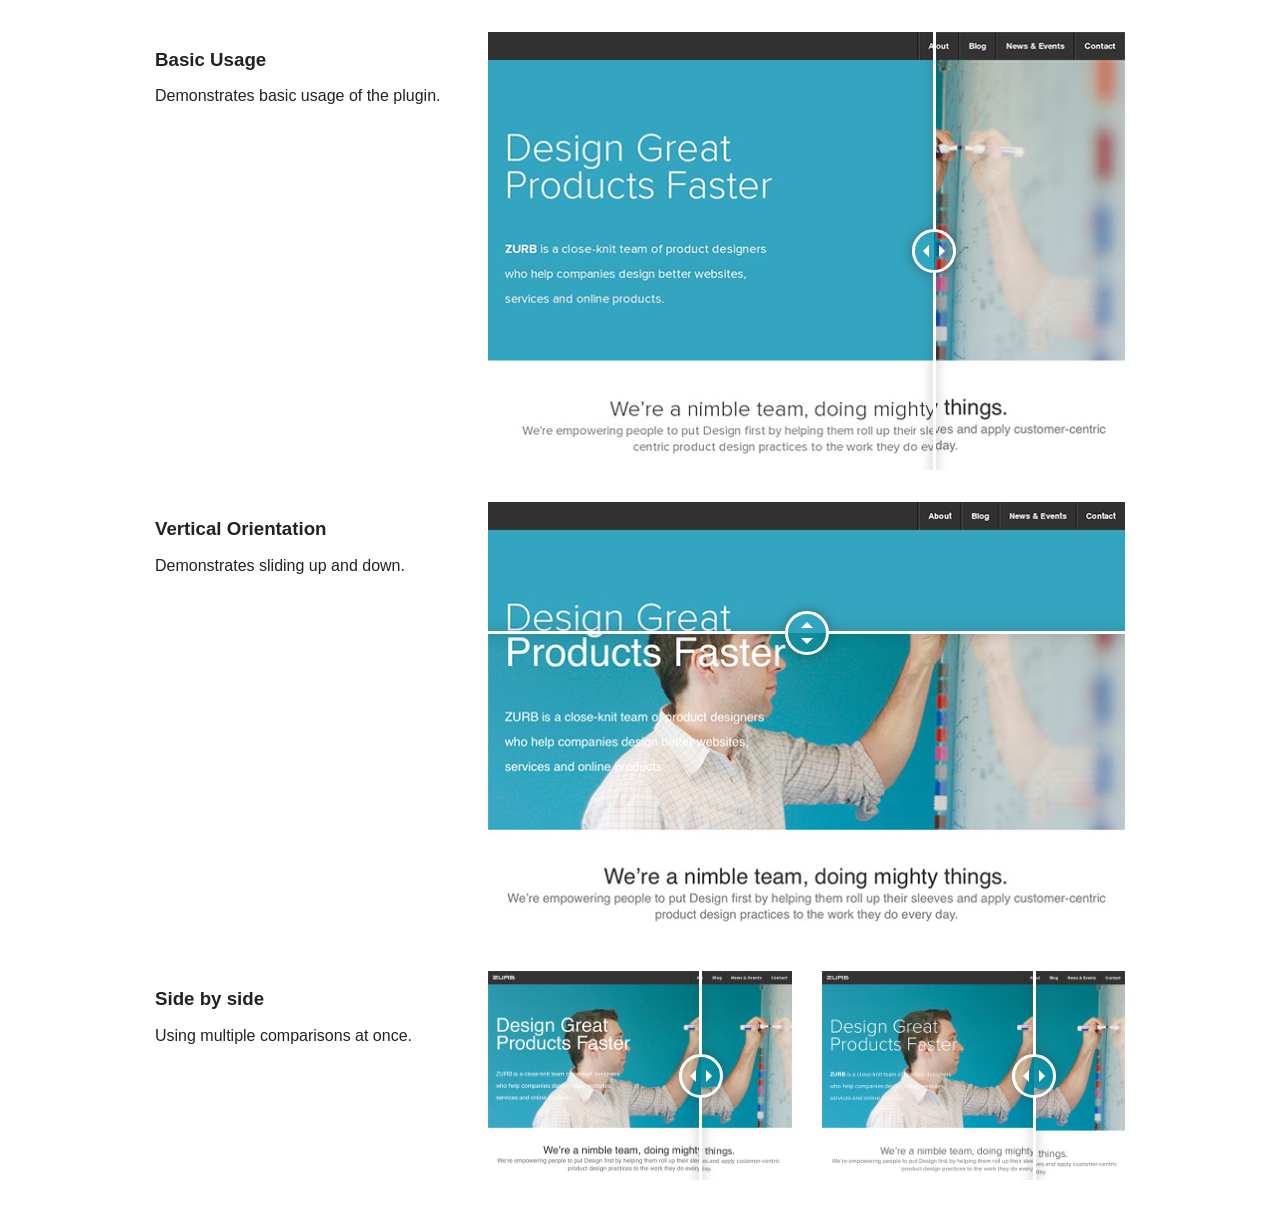
<file: assets/plugins/twentytwenty-master/index.html>
<!DOCTYPE html>
<!-- paulirish.com/2008/conditional-stylesheets-vs-css-hacks-answer-neither/ -->
<!--[if lt IE 7 ]> <html class="ie6" lang="en"> <![endif]-->
<!--[if IE 7 ]>    <html class="ie7" lang="en"> <![endif]-->
<!--[if IE 8 ]>    <html class="lt-ie9" lang="en"> <![endif]-->
<!--[if IE 9 ]>    <html class="lt-ie10" lang="en"> <![endif]-->
<!--[if (gte IE 9)|!(IE)]><!--> <html lang="en"> <!--<![endif]-->
<head>
  <meta charset="utf-8" />
  <meta name="viewport" content="width=device-width, initial-scale=1.0" />
  <title>twentytwenty</title>
  <link href="css/foundation.css" rel="stylesheet" type="text/css" />
  <link href="css/twentytwenty.css" rel="stylesheet" type="text/css" />
</head>
  <body>

    <div class="row" style="margin-top: 2em;">
      <div class="large-4 columns">
        <h3>Basic Usage</h3>
        <p>Demonstrates basic usage of the plugin.</p>
      </div>
      <div class="large-8 columns">
        <div class="twentytwenty-container">
          <img src="img/1_1.jpg" />
          <img src="img/1_2.jpg" />
        </div>
      </div>
    </div>

    <div class="row" style="margin-top: 2em; margin-bottom: 2em;">
      <div class="large-4 columns">
        <h3>Vertical Orientation</h3>
        <p>Demonstrates sliding up and down.</p>
      </div>
      <div class="large-8 columns">
        <div class="twentytwenty-container" data-orientation="vertical">
          <img src="img/1_1.jpg" />
          <img src="img/1_2.jpg" />
        </div>
      </div>
    </div>

    <div class="row" style="margin-bottom: 2em;">
      <div class="large-4 columns">
        <h3>Side by side</h3>
        <p>Using multiple comparisons at once.</p>
      </div>
      <div class="large-4 columns">
        <div class="twentytwenty-container">
          <img src="img/2_1.jpg" />
          <img src="img/2_2.jpg" />
        </div>
      </div>
      <div class="large-4 columns">
        <div class="twentytwenty-container">
          <img src="img/3_1.jpg" />
          <img src="img/3_2.jpg" />
        </div>
      </div>
    </div>

    <script
  src="https://code.jquery.com/jquery-3.2.1.js"
  integrity="sha256-DZAnKJ/6XZ9si04Hgrsxu/8s717jcIzLy3oi35EouyE="
  crossorigin="anonymous"></script>
    <script src="js/jquery.event.move.js"></script>
    <script src="js/jquery.twentytwenty.js"></script>
    <script>
    $(function(){
      $(".twentytwenty-container[data-orientation!='vertical']").twentytwenty({default_offset_pct: 0.7});
      $(".twentytwenty-container[data-orientation='vertical']").twentytwenty({default_offset_pct: 0.3, orientation: 'vertical'});
    });
    </script>
  </body>
</html>
</file>
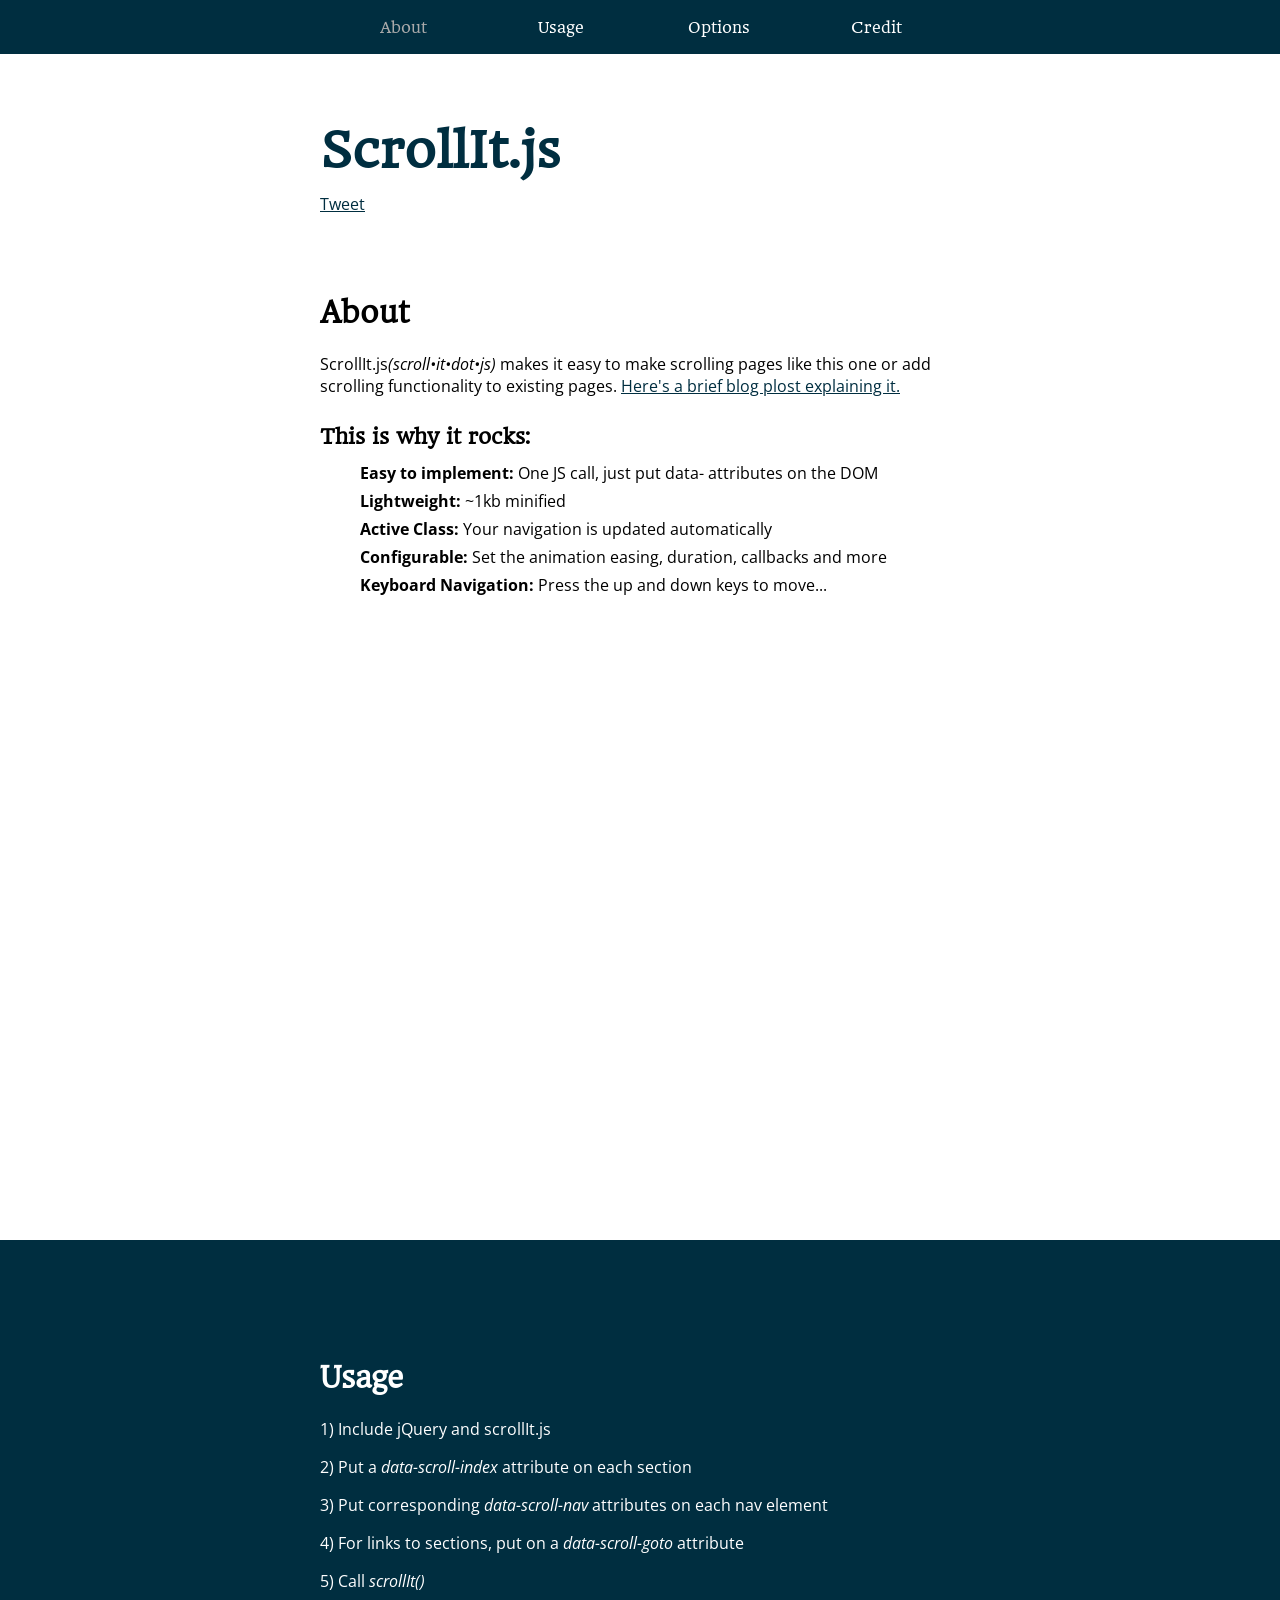
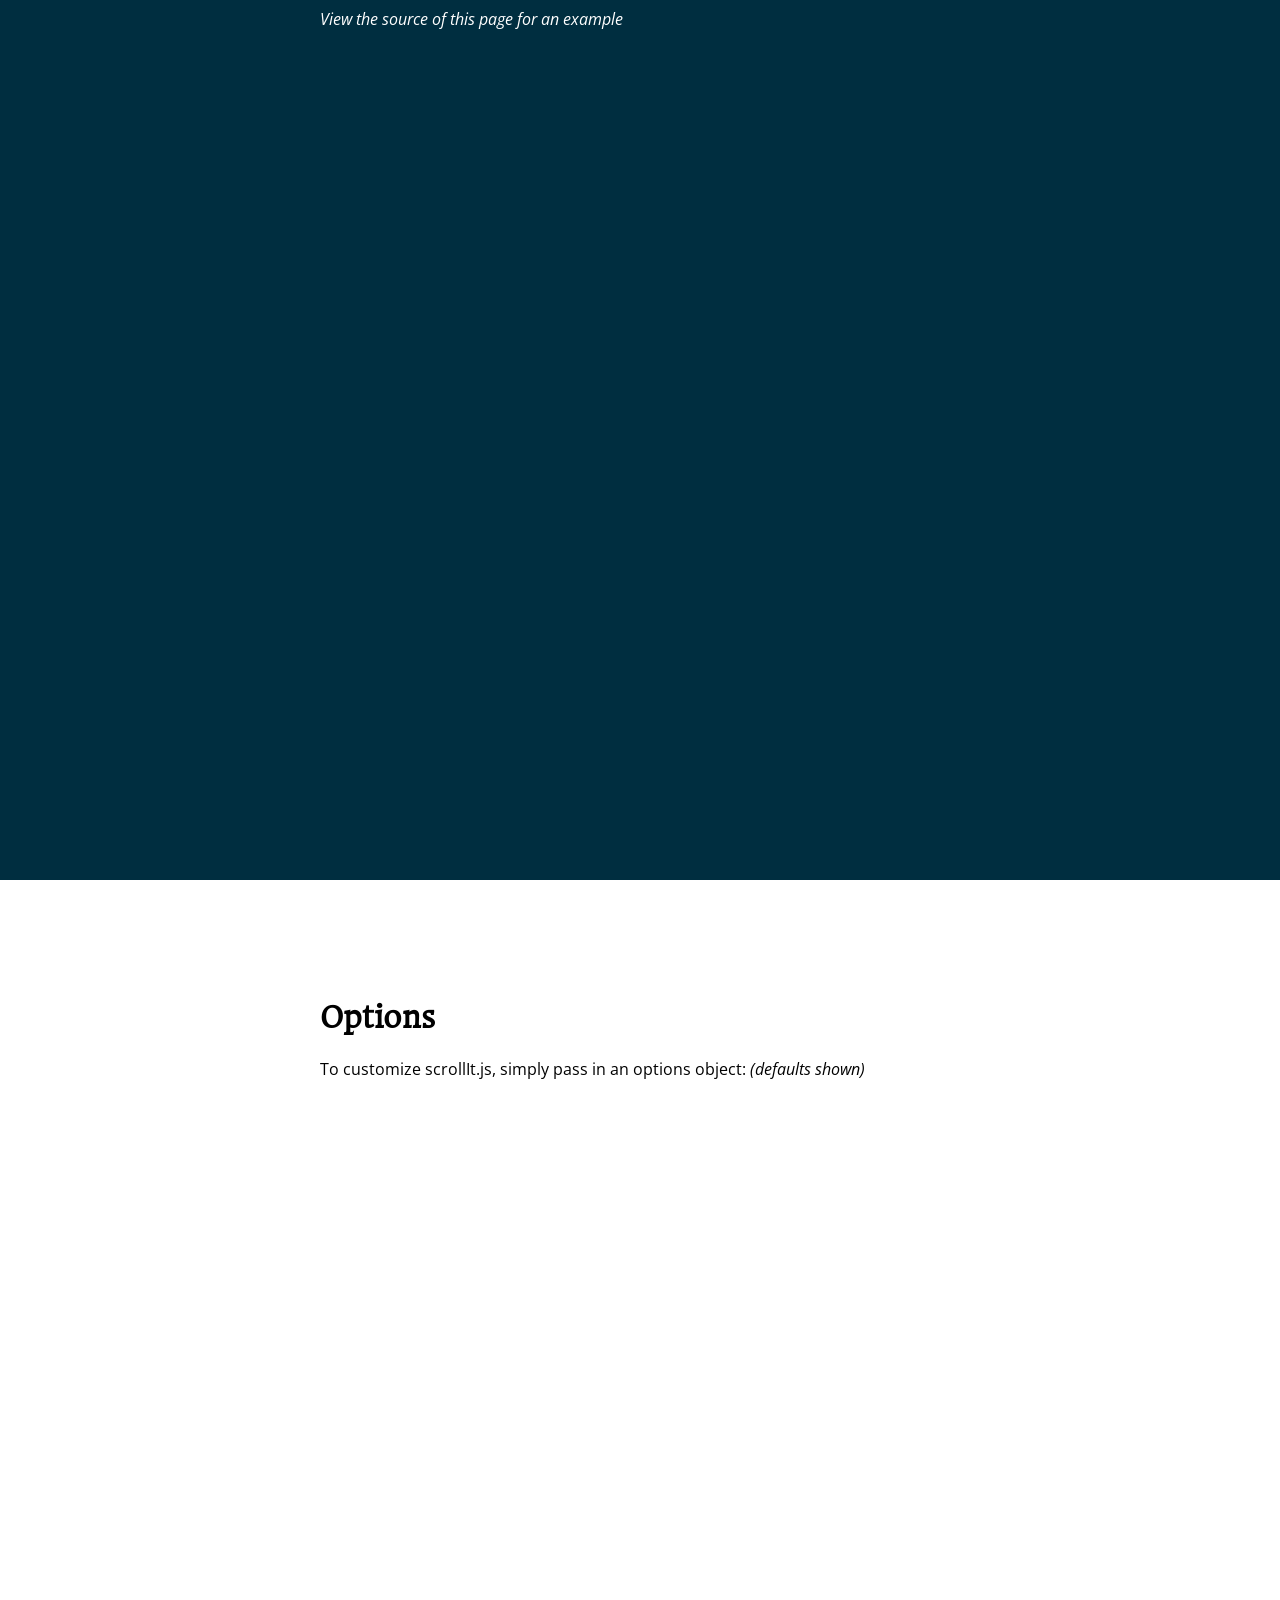
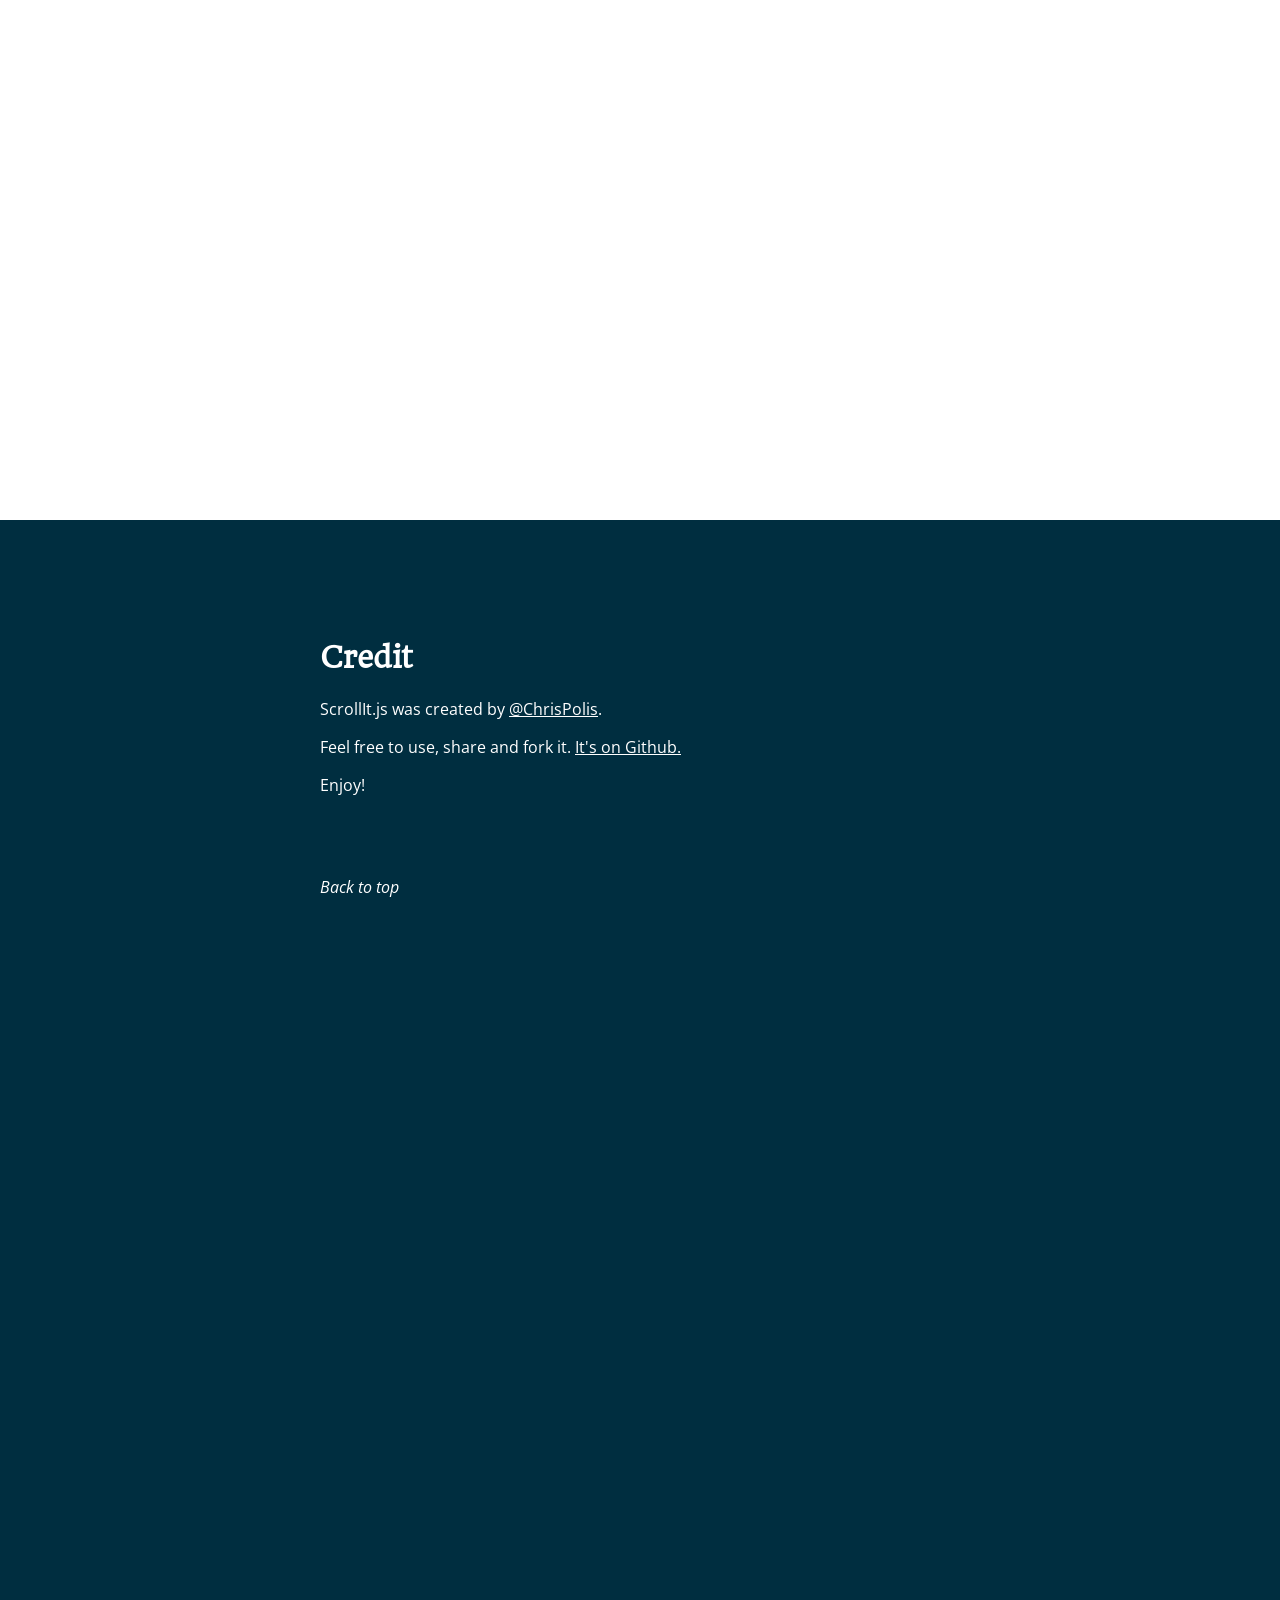
<file: assets/plugins/scrollIt/demo/index.html>
<!DOCTYPE html>
<html lang='en' xml:lang='en' xmlns='http://www.w3.org/1999/xhtml'>
  <head>
    <title>ScrollIt.js by @ChrisPolis</title>
    <script src='jquery-1.10.2.min.js' type='text/javascript'></script>
    <script src='../scrollIt.min.js' type='text/javascript'></script>
    <link href='http://fonts.googleapis.com/css?family=Headland+One|Open+Sans:400italic,400,700' rel='stylesheet' type='text/css'>
    <link href='style.css' rel='stylesheet'>
    <script>$(function() { $.scrollIt(); });</script>
  </head>
  <body>
    <div class='nav-container'>
      <nav>
        <ul>
          <li>
            <a class='active' data-scroll-nav='0'>About</a>
          </li>
          <li>
            <a data-scroll-nav='1'>Usage</a>
          </li>
          <li>
            <a data-scroll-nav='2'>Options</a>
          </li>
          <li>
            <a data-scroll-nav='3'>Credit</a>
          </li>
        </ul>
      </nav>
    </div>
    <section data-scroll-index='0'>
      <div class='content'>
        <h1>ScrollIt.js</h1>
        <a href="https://twitter.com/share" class="twitter-share-button" data-text="Check out this jQuery plugin - ScrollIt.js" data-via="ChrisPolis">Tweet</a>
        <script>!function(d,s,id){var js,fjs=d.getElementsByTagName(s)[0],p=/^http:/.test(d.location)?'http':'https';if(!d.getElementById(id)){js=d.createElement(s);js.id=id;js.src=p+'://platform.twitter.com/widgets.js';fjs.parentNode.insertBefore(js,fjs);}}(document, 'script', 'twitter-wjs');</script>
        <iframe src="http://ghbtns.com/github-btn.html?user=cmpolis&repo=scrollIt.js&type=watch&count=true" allowtransparency="true" frameborder="0" scrolling="0" width="110" height="20"></iframe>
        <h2>About</h2>
        <p>ScrollIt.js<i>(scroll&#8226;it&#8226;dot&#8226;js)</i> makes it easy to make scrolling pages like this one or add scrolling functionality to existing pages. <a href='http://bytemuse.com/post/easy-scrolling-pages-with-scrollit-dot-js/'>Here's a brief blog plost explaining it.</a></p>
        <h4>This is why it rocks:</h4>
        <ul class='why-list'>
          <li><b>Easy to implement:</b> One JS call, just put data- attributes on the DOM</li>
          <li><b>Lightweight:</b> ~1kb minified</li>
          <li><b>Active Class:</b> Your navigation is updated automatically</li>
          <li><b>Configurable:</b> Set the animation easing, duration, callbacks and more</li>
          <li><b>Keyboard Navigation:</b> Press the up and down keys to move...</li>
        </ul>
      </div>
    </section>
    <section data-scroll-index='1'>
      <div class='content'>
        <h2>Usage</h2>
        <p>
          1) Include jQuery and scrollIt.js
          <script src="https://gist.github.com/cmpolis/5954658.js"></script>
        </p>
        <p>
          2) Put a <i>data-scroll-index</i> attribute on each section
          <script src="https://gist.github.com/cmpolis/5954675.js"></script>
        </p>
        <p>
          3) Put corresponding <i>data-scroll-nav</i> attributes on each nav element
          <script src="https://gist.github.com/cmpolis/5954686.js"></script>
        </p>
        <p>
          4) For links to sections, put on a <i>data-scroll-goto</i> attribute
          <script src="https://gist.github.com/cmpolis/5954690.js"></script>
        </p>
        <p>
          5) Call <i>scrollIt()</i>
          <script src="https://gist.github.com/cmpolis/5954703.js"></script>
        </p>
        <p><i>View the source of this page for an example</i></p>
      </div>
    </section>
    <section data-scroll-index='2'>
      <div class='content'>
        <h2>Options</h2>
        <p>To customize scrollIt.js, simply pass in an options object: <i>(defaults shown)</i></p>
        <script src="https://gist.github.com/cmpolis/5954639.js"></script>
      </div>
    </section>
    <section data-scroll-index='3'>
      <div class='content'>
        <h2>Credit</h2>
        <p>ScrollIt.js was created by <a href='http://twitter.com/chrispolis'>@ChrisPolis</a>.</p>
        <p>Feel free to use, share and fork it. <a href='https://github.com/cmpolis/scrollIt.js'>It's on Github.</a></p>
        <p>Enjoy!</p>
        <p class='bottom-link'>
          <a data-scroll-goto='0'>Back to top</a>
        </p>
      </div>
    </section>
  </body>
</html>
</file>
<file: assets/plugins/twentytwenty-master/css/twentytwenty.css>
.twentytwenty-horizontal .twentytwenty-handle:before, .twentytwenty-horizontal .twentytwenty-handle:after, .twentytwenty-vertical .twentytwenty-handle:before, .twentytwenty-vertical .twentytwenty-handle:after {
  content: " ";
  display: block;
  background: white;
  position: absolute;
  z-index: 30;
  -webkit-box-shadow: 0px 0px 12px rgba(51, 51, 51, 0.5);
  -moz-box-shadow: 0px 0px 12px rgba(51, 51, 51, 0.5);
  box-shadow: 0px 0px 12px rgba(51, 51, 51, 0.5); }

.twentytwenty-horizontal .twentytwenty-handle:before, .twentytwenty-horizontal .twentytwenty-handle:after {
  width: 3px;
  height: 9999px;
  left: 50%;
  margin-left: -1.5px; }

.twentytwenty-vertical .twentytwenty-handle:before, .twentytwenty-vertical .twentytwenty-handle:after {
  width: 9999px;
  height: 3px;
  top: 50%;
  margin-top: -1.5px; }

.twentytwenty-before-label, .twentytwenty-after-label, .twentytwenty-overlay {
  position: absolute;
  top: 0;
  width: 100%;
  height: 100%; }

.twentytwenty-before-label, .twentytwenty-after-label, .twentytwenty-overlay {
  -webkit-transition-duration: 0.5s;
  -moz-transition-duration: 0.5s;
  transition-duration: 0.5s; }

.twentytwenty-before-label, .twentytwenty-after-label {
  -webkit-transition-property: opacity;
  -moz-transition-property: opacity;
  transition-property: opacity; }

.twentytwenty-before-label:before, .twentytwenty-after-label:before {
  color: white;
  font-size: 13px;
  letter-spacing: 0.1em; }

.twentytwenty-before-label:before, .twentytwenty-after-label:before {
  position: absolute;
  background: rgba(255, 255, 255, 0.2);
  line-height: 38px;
  padding: 0 20px;
  -webkit-border-radius: 2px;
  -moz-border-radius: 2px;
  border-radius: 2px; }

.twentytwenty-horizontal .twentytwenty-before-label:before, .twentytwenty-horizontal .twentytwenty-after-label:before {
  top: 50%;
  margin-top: -19px; }

.twentytwenty-vertical .twentytwenty-before-label:before, .twentytwenty-vertical .twentytwenty-after-label:before {
  left: 50%;
  margin-left: -45px;
  text-align: center;
  width: 90px; }

.twentytwenty-left-arrow, .twentytwenty-right-arrow, .twentytwenty-up-arrow, .twentytwenty-down-arrow {
  width: 0;
  height: 0;
  border: 6px inset transparent;
  position: absolute; }

.twentytwenty-left-arrow, .twentytwenty-right-arrow {
  top: 50%;
  margin-top: -6px; }

.twentytwenty-up-arrow, .twentytwenty-down-arrow {
  left: 50%;
  margin-left: -6px; }

.twentytwenty-container {
  -webkit-box-sizing: content-box;
  -moz-box-sizing: content-box;
  box-sizing: content-box;
  z-index: 0;
  overflow: hidden;
  position: relative;
  -webkit-user-select: none;
  -moz-user-select: none;
  -ms-user-select: none; }
  .twentytwenty-container img {
    max-width: 100%;
    position: absolute;
    top: 0;
    display: block; }
  .twentytwenty-container.active .twentytwenty-overlay, .twentytwenty-container.active :hover.twentytwenty-overlay {
    background: rgba(0, 0, 0, 0); }
    .twentytwenty-container.active .twentytwenty-overlay .twentytwenty-before-label,
    .twentytwenty-container.active .twentytwenty-overlay .twentytwenty-after-label, .twentytwenty-container.active :hover.twentytwenty-overlay .twentytwenty-before-label,
    .twentytwenty-container.active :hover.twentytwenty-overlay .twentytwenty-after-label {
      opacity: 0; }
  .twentytwenty-container * {
    -webkit-box-sizing: content-box;
    -moz-box-sizing: content-box;
    box-sizing: content-box; }

.twentytwenty-before-label {
  opacity: 0; }
  .twentytwenty-before-label:before {
    content: attr(data-content); }

.twentytwenty-after-label {
  opacity: 0; }
  .twentytwenty-after-label:before {
    content: attr(data-content); }

.twentytwenty-horizontal .twentytwenty-before-label:before {
  left: 10px; }

.twentytwenty-horizontal .twentytwenty-after-label:before {
  right: 10px; }

.twentytwenty-vertical .twentytwenty-before-label:before {
  top: 10px; }

.twentytwenty-vertical .twentytwenty-after-label:before {
  bottom: 10px; }

.twentytwenty-overlay {
  -webkit-transition-property: background;
  -moz-transition-property: background;
  transition-property: background;
  background: rgba(0, 0, 0, 0);
  z-index: 25; }
  .twentytwenty-overlay:hover {
    background: rgba(0, 0, 0, 0.5); }
    .twentytwenty-overlay:hover .twentytwenty-after-label {
      opacity: 1; }
    .twentytwenty-overlay:hover .twentytwenty-before-label {
      opacity: 1; }

.twentytwenty-before {
  z-index: 20; }

.twentytwenty-after {
  z-index: 10; }

.twentytwenty-handle {
  height: 38px;
  width: 38px;
  position: absolute;
  left: 50%;
  top: 50%;
  margin-left: -22px;
  margin-top: -22px;
  border: 3px solid white;
  -webkit-border-radius: 1000px;
  -moz-border-radius: 1000px;
  border-radius: 1000px;
  -webkit-box-shadow: 0px 0px 12px rgba(51, 51, 51, 0.5);
  -moz-box-shadow: 0px 0px 12px rgba(51, 51, 51, 0.5);
  box-shadow: 0px 0px 12px rgba(51, 51, 51, 0.5);
  z-index: 40;
  cursor: pointer; }

.twentytwenty-horizontal .twentytwenty-handle:before {
  bottom: 50%;
  margin-bottom: 22px;
  -webkit-box-shadow: 0 3px 0 white, 0px 0px 12px rgba(51, 51, 51, 0.5);
  -moz-box-shadow: 0 3px 0 white, 0px 0px 12px rgba(51, 51, 51, 0.5);
  box-shadow: 0 3px 0 white, 0px 0px 12px rgba(51, 51, 51, 0.5); }
.twentytwenty-horizontal .twentytwenty-handle:after {
  top: 50%;
  margin-top: 22px;
  -webkit-box-shadow: 0 -3px 0 white, 0px 0px 12px rgba(51, 51, 51, 0.5);
  -moz-box-shadow: 0 -3px 0 white, 0px 0px 12px rgba(51, 51, 51, 0.5);
  box-shadow: 0 -3px 0 white, 0px 0px 12px rgba(51, 51, 51, 0.5); }

.twentytwenty-vertical .twentytwenty-handle:before {
  left: 50%;
  margin-left: 22px;
  -webkit-box-shadow: 3px 0 0 white, 0px 0px 12px rgba(51, 51, 51, 0.5);
  -moz-box-shadow: 3px 0 0 white, 0px 0px 12px rgba(51, 51, 51, 0.5);
  box-shadow: 3px 0 0 white, 0px 0px 12px rgba(51, 51, 51, 0.5); }
.twentytwenty-vertical .twentytwenty-handle:after {
  right: 50%;
  margin-right: 22px;
  -webkit-box-shadow: -3px 0 0 white, 0px 0px 12px rgba(51, 51, 51, 0.5);
  -moz-box-shadow: -3px 0 0 white, 0px 0px 12px rgba(51, 51, 51, 0.5);
  box-shadow: -3px 0 0 white, 0px 0px 12px rgba(51, 51, 51, 0.5); }

.twentytwenty-left-arrow {
  border-right: 6px solid white;
  left: 50%;
  margin-left: -17px; }

.twentytwenty-right-arrow {
  border-left: 6px solid white;
  right: 50%;
  margin-right: -17px; }

.twentytwenty-up-arrow {
  border-bottom: 6px solid white;
  top: 50%;
  margin-top: -17px; }

.twentytwenty-down-arrow {
  border-top: 6px solid white;
  bottom: 50%;
  margin-bottom: -17px; }
</file>
<file: assets/plugins/scrollIt/demo/style.css>
body {
  padding: 0px;
  margin: 0px;
  font-family: "Open Sans", sans-serif; }

h1, h2, h4, nav li a {
  font-family: "Headland One", Georgia, serif; }

h1 {
  font-size: 48px;
  margin-top: 80px;
  margin-bottom: 10px;
  color: #002e40; }

h2 {
  margin-top: 80px;
  font-size: 28px; }

h4 {
  font-size: 20px;
  margin-bottom: 10px; }

.why-list {
  margin-top: 0px; }
  .why-list li {
    line-height: 28px; }

a {
  cursor: pointer; }

ul {
  list-style: none; }

.nav-container {
  background-color: #002e40;
  width: 100%;
  position: fixed;
  left: 0px; }

nav {
  text-align: center;
  width: 640px;
  margin: 0px auto; }
  nav ul {
    padding: 0px; }
  nav li {
    width: 24%;
    display: inline-block; }
    nav li a {
      font-size: 15px;
      color: white; }
    nav li a.active {
      color: #aaaaaa; }
  @media screen and (max-width: 640px) {
    nav {
      width: 90%; }
      nav li a {
        font-size: 18px; } }

section {
  padding-top: 40px;
  height: 1200px;
  width: 100%; }
  section .content {
    margin: 0px auto;
    max-width: 640px; }
    @media screen and (max-width: 640px) {
      section .content {
        width: 90%; } }
    section .content a {
      color: #002e40; }

section:nth-child(odd) {
  background-color: #002e40;
  color: white; }
  section:nth-child(odd) a {
    color: white; }

.bottom-link {
  margin-top: 80px;
  font-style: italic; }

.gist-meta {
  display: none; }

.file-data {
  font-size: 14px; }
</file>
